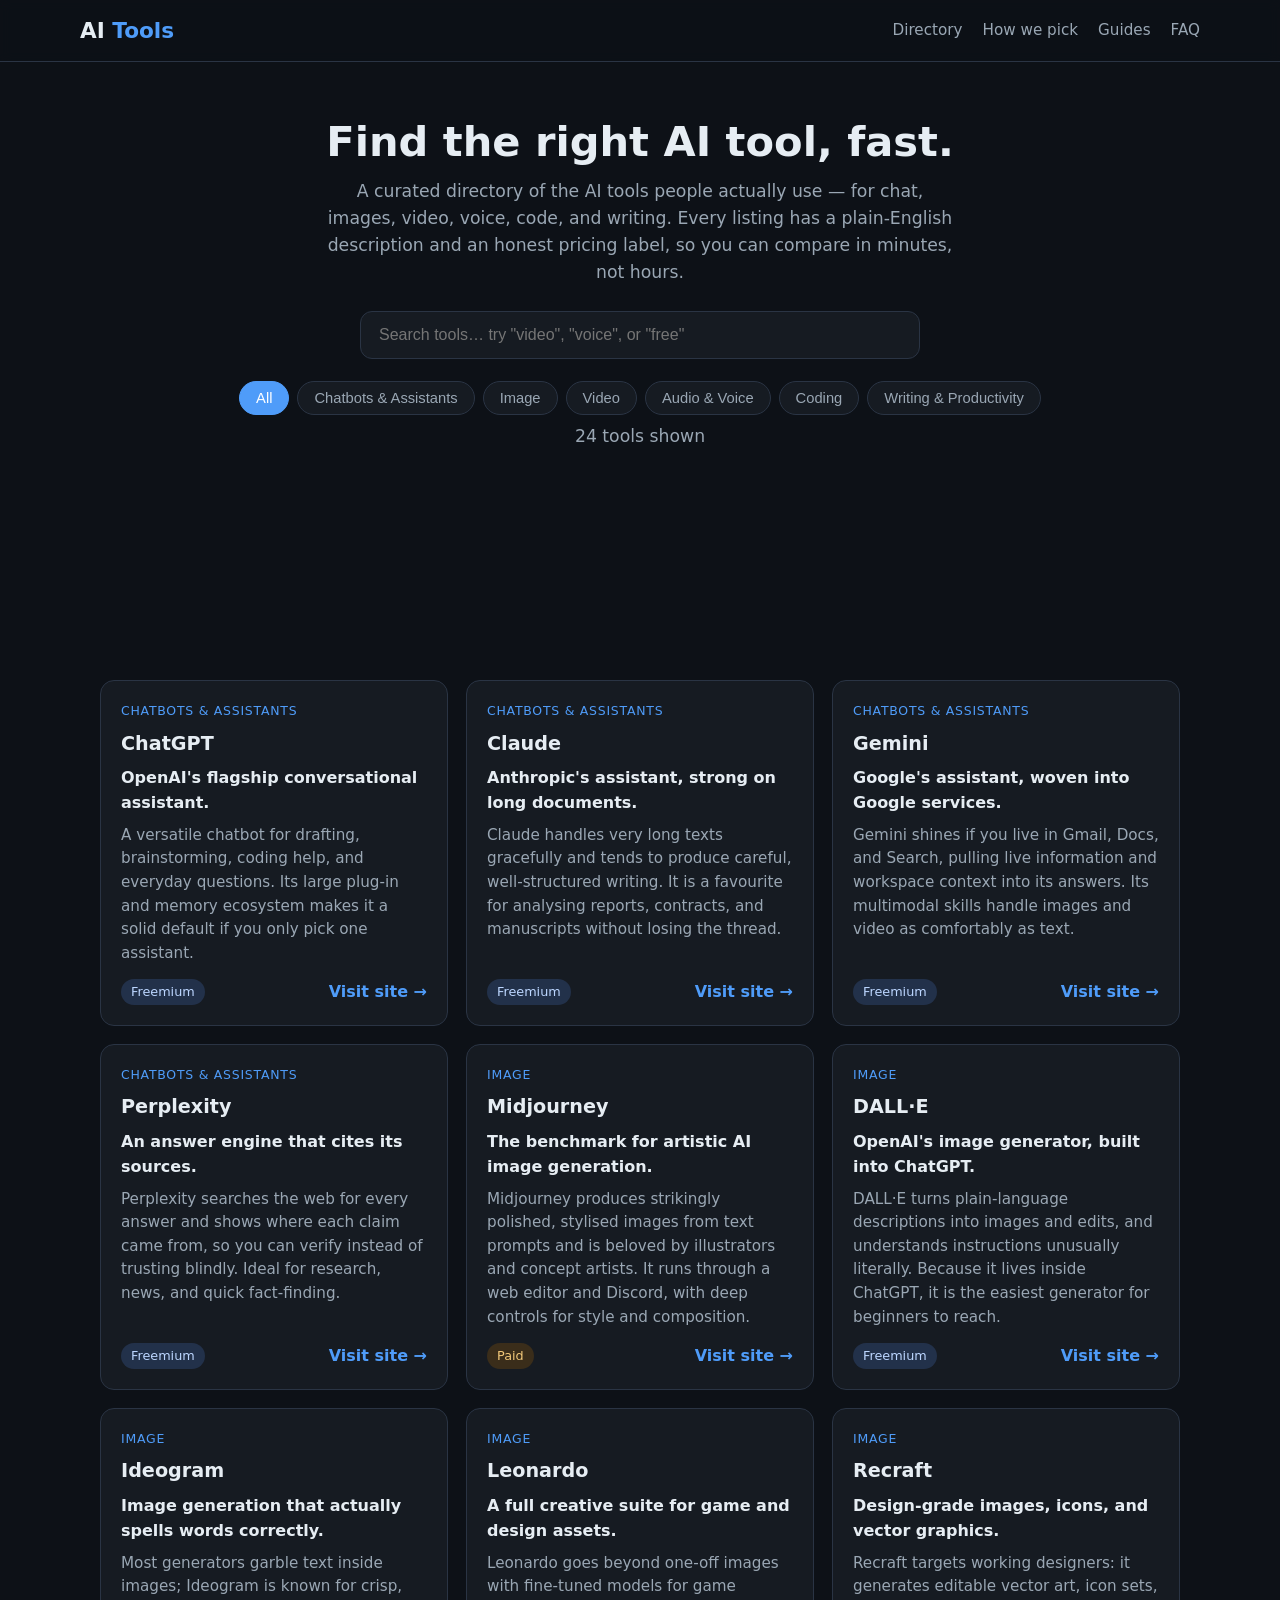
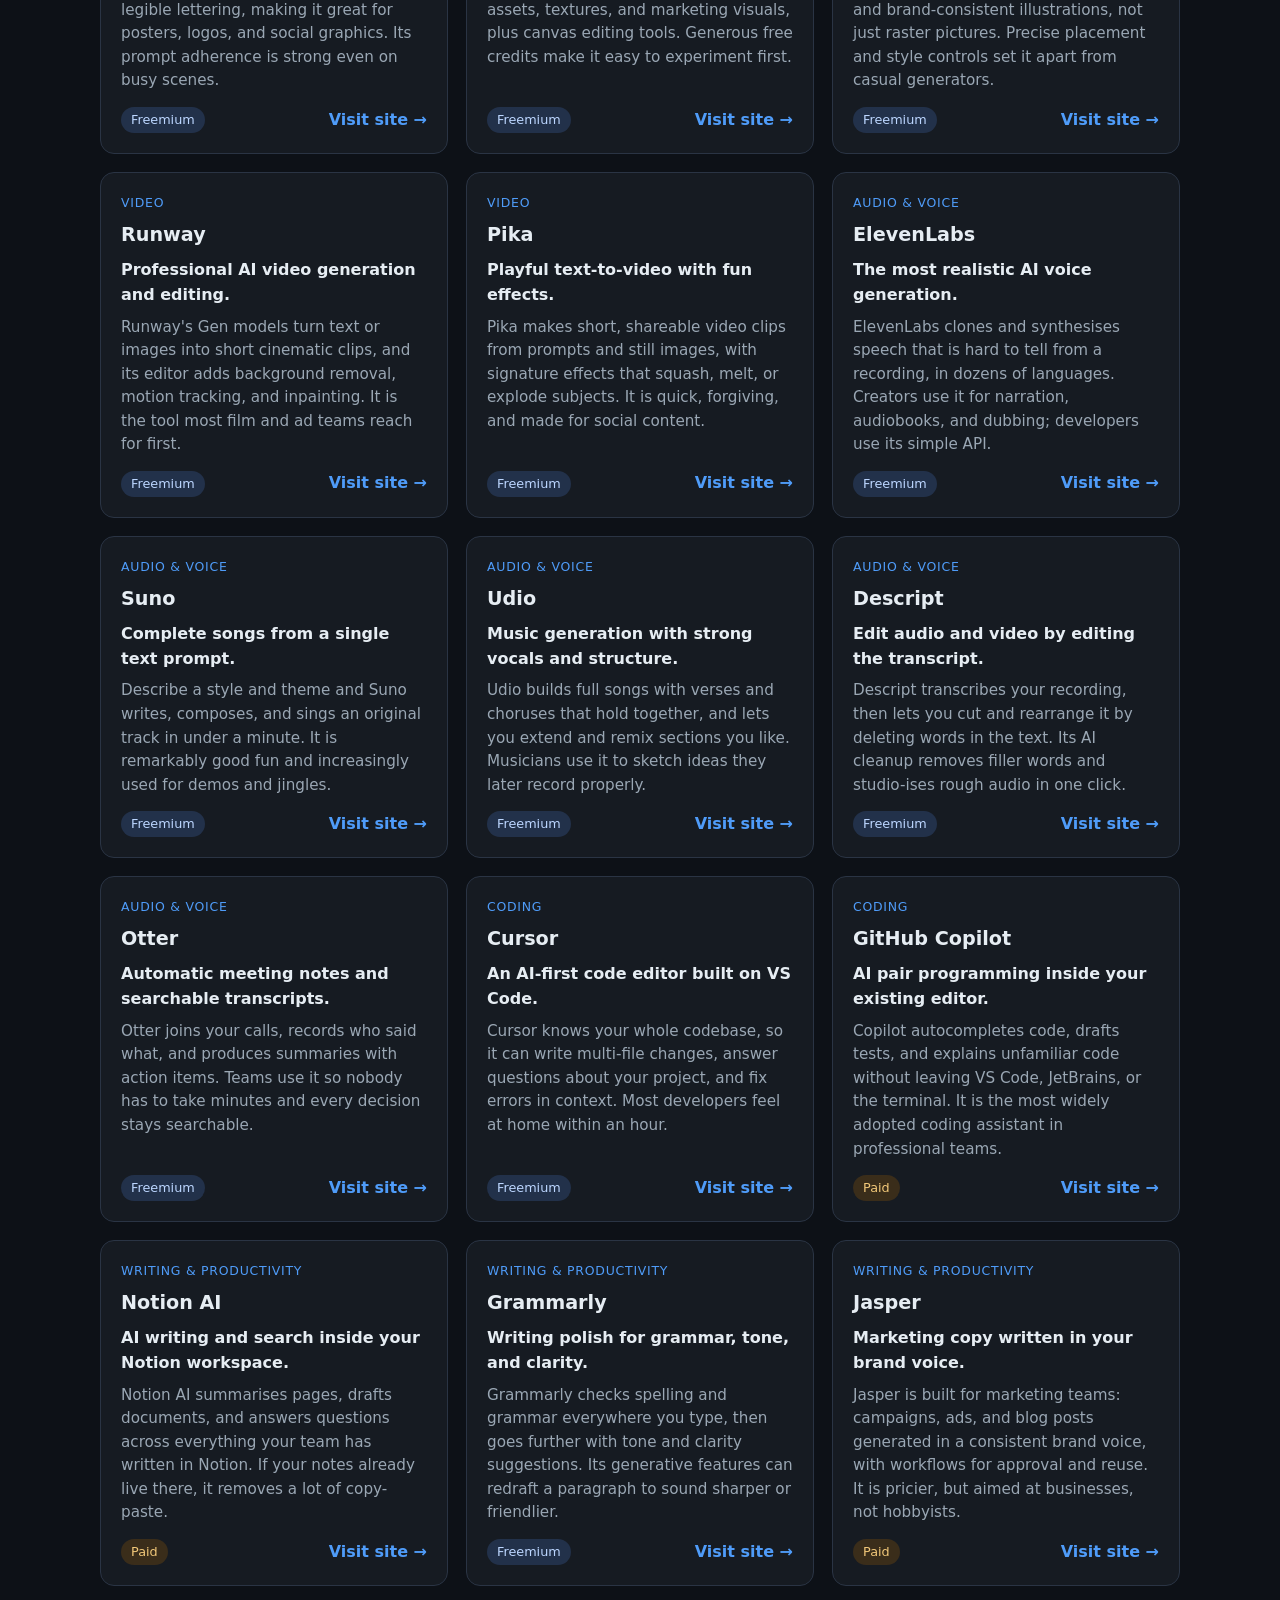
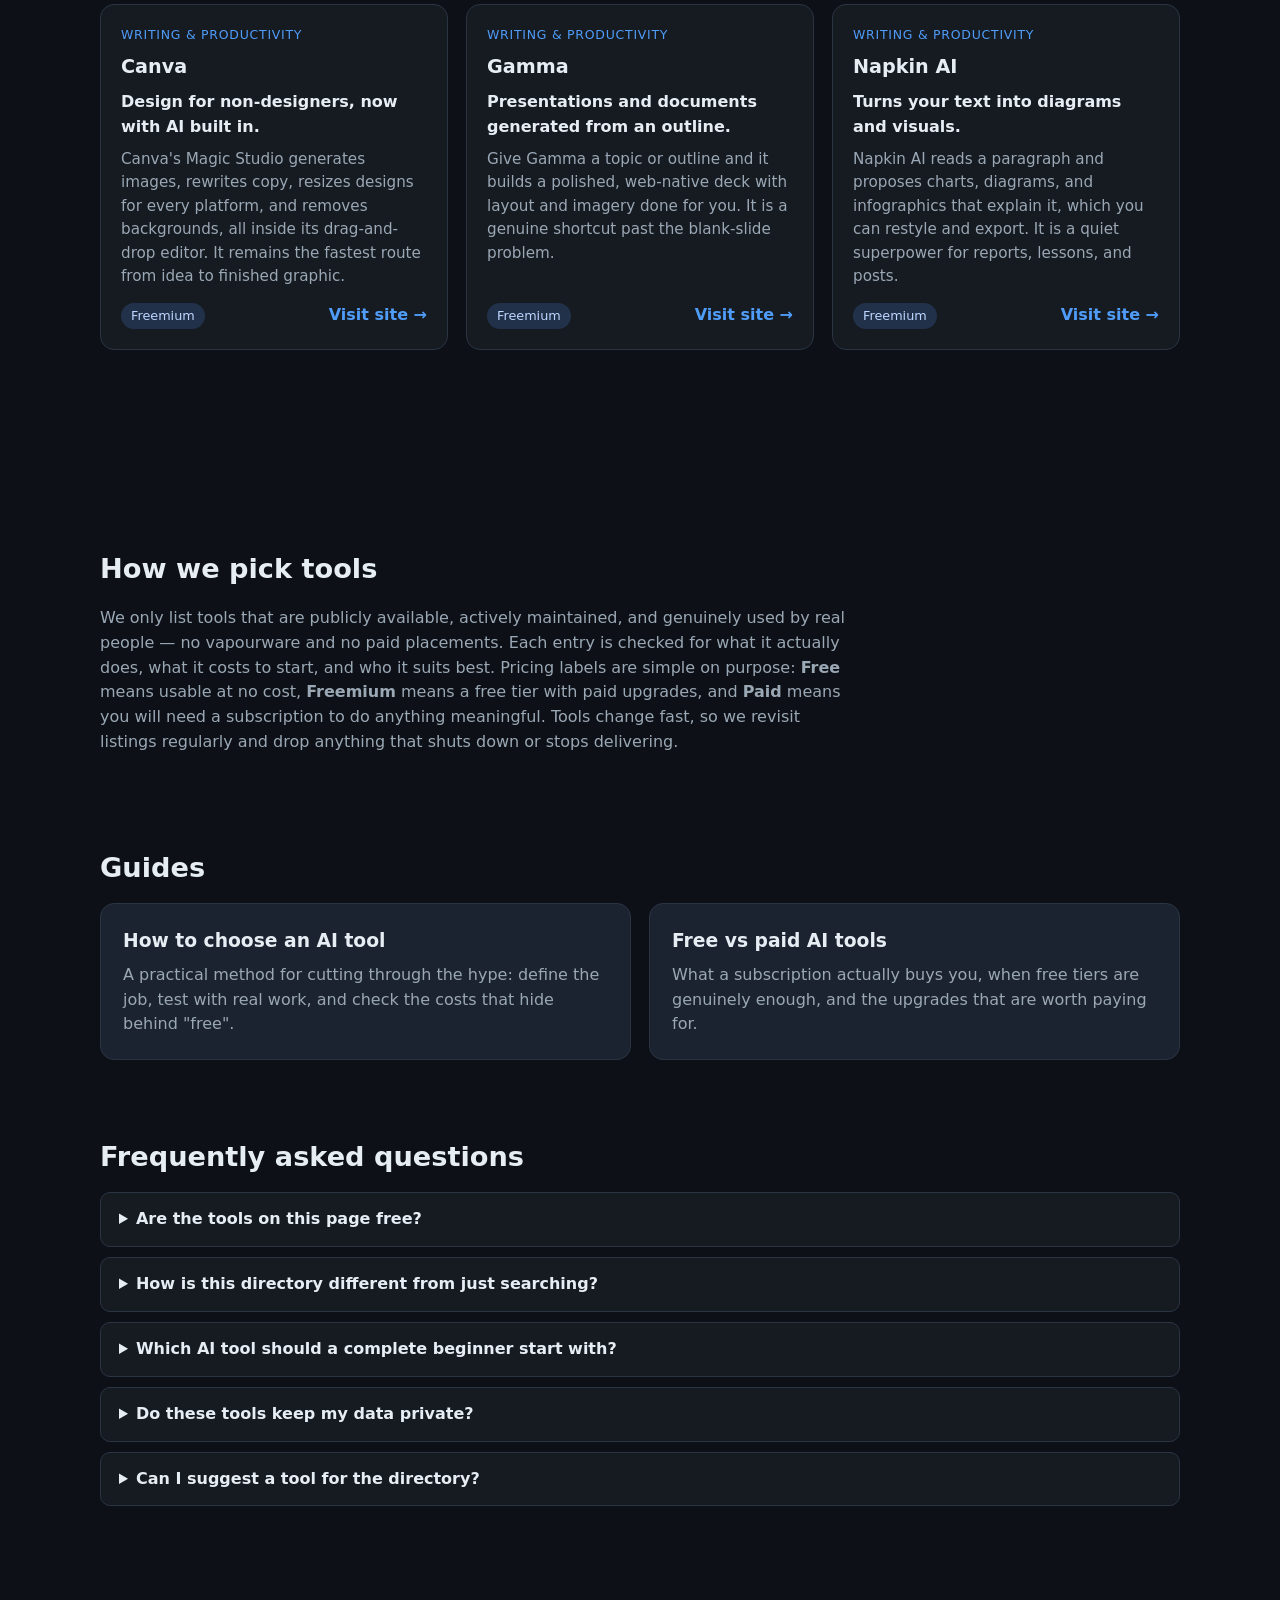
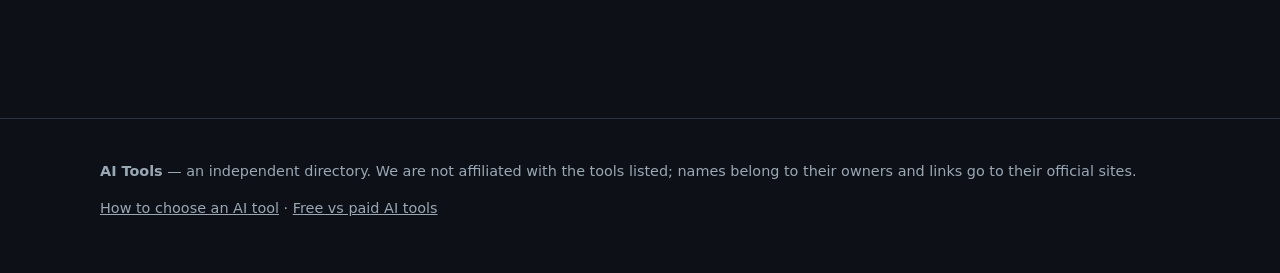
<file: index.html>
<!DOCTYPE html>
<html lang="en">
<head>
<meta charset="UTF-8">
<meta name="viewport" content="width=device-width, initial-scale=1.0">
<title>AI Tools — A Curated Directory of the Best AI Tools</title>
<meta name="description" content="A hand-picked directory of AI tools for chat, images, video, voice, coding, and writing — with honest pricing labels and plain-English descriptions.">
<script async src="https://pagead2.googlesyndication.com/pagead/js/adsbygoogle.js?client=ca-pub-7482130540048009" crossorigin="anonymous"></script>
<link rel="canonical" href="https://aitools-3frz.onrender.com/">
<meta property="og:title" content="AI Tools — A Curated Directory of the Best AI Tools">
<meta property="og:description" content="A hand-picked directory of AI tools for chat, images, video, voice, coding, and writing — with honest pricing labels and plain-English descriptions.">
<meta property="og:type" content="website">
<meta property="og:url" content="https://aitools-3frz.onrender.com/">
<meta name="twitter:card" content="summary">
<link rel="icon" href="data:image/svg+xml,<svg xmlns='http://www.w3.org/2000/svg' viewBox='0 0 100 100'><rect width='100' height='100' rx='20' fill='%234f9cf9'/><text x='50' y='70' font-size='54' text-anchor='middle' fill='white' font-family='Arial' font-weight='bold'>AI</text></svg>">
<link rel="stylesheet" href="styles.css">
<!-- Google tag (gtag.js) -->
<script async src="https://www.googletagmanager.com/gtag/js?id=G-3TJJKKCWFR"></script>
<script>
  window.dataLayer = window.dataLayer || [];
  function gtag(){dataLayer.push(arguments);}
  gtag('js', new Date());
  gtag('config', 'G-3TJJKKCWFR');
</script>
<script type="application/ld+json">
{
 "@context": "https://schema.org",
 "@type": "ItemList",
 "name": "AI Tools Directory",
 "itemListElement": [
  {
   "@type": "ListItem",
   "position": 1,
   "name": "ChatGPT",
   "url": "https://chatgpt.com"
  },
  {
   "@type": "ListItem",
   "position": 2,
   "name": "Claude",
   "url": "https://claude.ai"
  },
  {
   "@type": "ListItem",
   "position": 3,
   "name": "Gemini",
   "url": "https://gemini.google.com"
  },
  {
   "@type": "ListItem",
   "position": 4,
   "name": "Perplexity",
   "url": "https://www.perplexity.ai"
  },
  {
   "@type": "ListItem",
   "position": 5,
   "name": "Midjourney",
   "url": "https://www.midjourney.com"
  },
  {
   "@type": "ListItem",
   "position": 6,
   "name": "DALL·E",
   "url": "https://openai.com/dall-e-3"
  },
  {
   "@type": "ListItem",
   "position": 7,
   "name": "Ideogram",
   "url": "https://ideogram.ai"
  },
  {
   "@type": "ListItem",
   "position": 8,
   "name": "Leonardo",
   "url": "https://leonardo.ai"
  },
  {
   "@type": "ListItem",
   "position": 9,
   "name": "Recraft",
   "url": "https://www.recraft.ai"
  },
  {
   "@type": "ListItem",
   "position": 10,
   "name": "Runway",
   "url": "https://runwayml.com"
  },
  {
   "@type": "ListItem",
   "position": 11,
   "name": "Pika",
   "url": "https://pika.art"
  },
  {
   "@type": "ListItem",
   "position": 12,
   "name": "ElevenLabs",
   "url": "https://elevenlabs.io"
  },
  {
   "@type": "ListItem",
   "position": 13,
   "name": "Suno",
   "url": "https://suno.com"
  },
  {
   "@type": "ListItem",
   "position": 14,
   "name": "Udio",
   "url": "https://www.udio.com"
  },
  {
   "@type": "ListItem",
   "position": 15,
   "name": "Descript",
   "url": "https://www.descript.com"
  },
  {
   "@type": "ListItem",
   "position": 16,
   "name": "Otter",
   "url": "https://otter.ai"
  },
  {
   "@type": "ListItem",
   "position": 17,
   "name": "Cursor",
   "url": "https://www.cursor.com"
  },
  {
   "@type": "ListItem",
   "position": 18,
   "name": "GitHub Copilot",
   "url": "https://github.com/features/copilot"
  },
  {
   "@type": "ListItem",
   "position": 19,
   "name": "Notion AI",
   "url": "https://www.notion.com/product/ai"
  },
  {
   "@type": "ListItem",
   "position": 20,
   "name": "Grammarly",
   "url": "https://www.grammarly.com"
  },
  {
   "@type": "ListItem",
   "position": 21,
   "name": "Jasper",
   "url": "https://www.jasper.ai"
  },
  {
   "@type": "ListItem",
   "position": 22,
   "name": "Canva",
   "url": "https://www.canva.com"
  },
  {
   "@type": "ListItem",
   "position": 23,
   "name": "Gamma",
   "url": "https://gamma.app"
  },
  {
   "@type": "ListItem",
   "position": 24,
   "name": "Napkin AI",
   "url": "https://www.napkin.ai"
  }
 ]
}
</script>
</head>
<body>
<header class="site"><div class="wrap nav">
<a class="logo" href="index.html">AI <span>Tools</span></a>
<nav><a href="#directory">Directory</a><a href="#how">How we pick</a><a href="#guides">Guides</a><a href="#faq">FAQ</a></nav>
</div></header>

<div class="wrap">
<section class="hero">
<h1>Find the right AI tool, fast.</h1>
<p>A curated directory of the AI tools people actually use — for chat, images, video, voice, code, and writing. Every listing has a plain-English description and an honest pricing label, so you can compare in minutes, not hours.</p>
<div class="searchbar"><input id="search" type="search" placeholder="Search tools… try &quot;video&quot;, &quot;voice&quot;, or &quot;free&quot;" aria-label="Search tools"></div>
<div class="filters" id="filters"></div>
<p class="count" id="count"></p>
</section>

<div class="adslot"><ins class="adsbygoogle" style="display:block" data-ad-client="ca-pub-7482130540048009" data-ad-slot="7558901057" data-ad-format="auto" data-full-width-responsive="true"></ins><script>(adsbygoogle = window.adsbygoogle || []).push({});</script></div>

<main id="directory"><div class="grid" id="grid">
<article class="card"><span class="cat">Chatbots & Assistants</span><h3>ChatGPT</h3><p class="one">OpenAI's flagship conversational assistant.</p><p class="desc">A versatile chatbot for drafting, brainstorming, coding help, and everyday questions. Its large plug-in and memory ecosystem makes it a solid default if you only pick one assistant.</p><div class="row"><span class="tag">Freemium</span><a class="visit" href="https://chatgpt.com" target="_blank" rel="noopener">Visit site &rarr;</a></div></article>
<article class="card"><span class="cat">Chatbots & Assistants</span><h3>Claude</h3><p class="one">Anthropic's assistant, strong on long documents.</p><p class="desc">Claude handles very long texts gracefully and tends to produce careful, well-structured writing. It is a favourite for analysing reports, contracts, and manuscripts without losing the thread.</p><div class="row"><span class="tag">Freemium</span><a class="visit" href="https://claude.ai" target="_blank" rel="noopener">Visit site &rarr;</a></div></article>
<article class="card"><span class="cat">Chatbots & Assistants</span><h3>Gemini</h3><p class="one">Google's assistant, woven into Google services.</p><p class="desc">Gemini shines if you live in Gmail, Docs, and Search, pulling live information and workspace context into its answers. Its multimodal skills handle images and video as comfortably as text.</p><div class="row"><span class="tag">Freemium</span><a class="visit" href="https://gemini.google.com" target="_blank" rel="noopener">Visit site &rarr;</a></div></article>
<article class="card"><span class="cat">Chatbots & Assistants</span><h3>Perplexity</h3><p class="one">An answer engine that cites its sources.</p><p class="desc">Perplexity searches the web for every answer and shows where each claim came from, so you can verify instead of trusting blindly. Ideal for research, news, and quick fact-finding.</p><div class="row"><span class="tag">Freemium</span><a class="visit" href="https://www.perplexity.ai" target="_blank" rel="noopener">Visit site &rarr;</a></div></article>
<article class="card"><span class="cat">Image</span><h3>Midjourney</h3><p class="one">The benchmark for artistic AI image generation.</p><p class="desc">Midjourney produces strikingly polished, stylised images from text prompts and is beloved by illustrators and concept artists. It runs through a web editor and Discord, with deep controls for style and composition.</p><div class="row"><span class="tag paid">Paid</span><a class="visit" href="https://www.midjourney.com" target="_blank" rel="noopener">Visit site &rarr;</a></div></article>
<article class="card"><span class="cat">Image</span><h3>DALL·E</h3><p class="one">OpenAI's image generator, built into ChatGPT.</p><p class="desc">DALL·E turns plain-language descriptions into images and edits, and understands instructions unusually literally. Because it lives inside ChatGPT, it is the easiest generator for beginners to reach.</p><div class="row"><span class="tag">Freemium</span><a class="visit" href="https://openai.com/dall-e-3" target="_blank" rel="noopener">Visit site &rarr;</a></div></article>
<article class="card"><span class="cat">Image</span><h3>Ideogram</h3><p class="one">Image generation that actually spells words correctly.</p><p class="desc">Most generators garble text inside images; Ideogram is known for crisp, legible lettering, making it great for posters, logos, and social graphics. Its prompt adherence is strong even on busy scenes.</p><div class="row"><span class="tag">Freemium</span><a class="visit" href="https://ideogram.ai" target="_blank" rel="noopener">Visit site &rarr;</a></div></article>
<article class="card"><span class="cat">Image</span><h3>Leonardo</h3><p class="one">A full creative suite for game and design assets.</p><p class="desc">Leonardo goes beyond one-off images with fine-tuned models for game assets, textures, and marketing visuals, plus canvas editing tools. Generous free credits make it easy to experiment first.</p><div class="row"><span class="tag">Freemium</span><a class="visit" href="https://leonardo.ai" target="_blank" rel="noopener">Visit site &rarr;</a></div></article>
<article class="card"><span class="cat">Image</span><h3>Recraft</h3><p class="one">Design-grade images, icons, and vector graphics.</p><p class="desc">Recraft targets working designers: it generates editable vector art, icon sets, and brand-consistent illustrations, not just raster pictures. Precise placement and style controls set it apart from casual generators.</p><div class="row"><span class="tag">Freemium</span><a class="visit" href="https://www.recraft.ai" target="_blank" rel="noopener">Visit site &rarr;</a></div></article>
<article class="card"><span class="cat">Video</span><h3>Runway</h3><p class="one">Professional AI video generation and editing.</p><p class="desc">Runway's Gen models turn text or images into short cinematic clips, and its editor adds background removal, motion tracking, and inpainting. It is the tool most film and ad teams reach for first.</p><div class="row"><span class="tag">Freemium</span><a class="visit" href="https://runwayml.com" target="_blank" rel="noopener">Visit site &rarr;</a></div></article>
<article class="card"><span class="cat">Video</span><h3>Pika</h3><p class="one">Playful text-to-video with fun effects.</p><p class="desc">Pika makes short, shareable video clips from prompts and still images, with signature effects that squash, melt, or explode subjects. It is quick, forgiving, and made for social content.</p><div class="row"><span class="tag">Freemium</span><a class="visit" href="https://pika.art" target="_blank" rel="noopener">Visit site &rarr;</a></div></article>
<article class="card"><span class="cat">Audio & Voice</span><h3>ElevenLabs</h3><p class="one">The most realistic AI voice generation.</p><p class="desc">ElevenLabs clones and synthesises speech that is hard to tell from a recording, in dozens of languages. Creators use it for narration, audiobooks, and dubbing; developers use its simple API.</p><div class="row"><span class="tag">Freemium</span><a class="visit" href="https://elevenlabs.io" target="_blank" rel="noopener">Visit site &rarr;</a></div></article>
<article class="card"><span class="cat">Audio & Voice</span><h3>Suno</h3><p class="one">Complete songs from a single text prompt.</p><p class="desc">Describe a style and theme and Suno writes, composes, and sings an original track in under a minute. It is remarkably good fun and increasingly used for demos and jingles.</p><div class="row"><span class="tag">Freemium</span><a class="visit" href="https://suno.com" target="_blank" rel="noopener">Visit site &rarr;</a></div></article>
<article class="card"><span class="cat">Audio & Voice</span><h3>Udio</h3><p class="one">Music generation with strong vocals and structure.</p><p class="desc">Udio builds full songs with verses and choruses that hold together, and lets you extend and remix sections you like. Musicians use it to sketch ideas they later record properly.</p><div class="row"><span class="tag">Freemium</span><a class="visit" href="https://www.udio.com" target="_blank" rel="noopener">Visit site &rarr;</a></div></article>
<article class="card"><span class="cat">Audio & Voice</span><h3>Descript</h3><p class="one">Edit audio and video by editing the transcript.</p><p class="desc">Descript transcribes your recording, then lets you cut and rearrange it by deleting words in the text. Its AI cleanup removes filler words and studio-ises rough audio in one click.</p><div class="row"><span class="tag">Freemium</span><a class="visit" href="https://www.descript.com" target="_blank" rel="noopener">Visit site &rarr;</a></div></article>
<article class="card"><span class="cat">Audio & Voice</span><h3>Otter</h3><p class="one">Automatic meeting notes and searchable transcripts.</p><p class="desc">Otter joins your calls, records who said what, and produces summaries with action items. Teams use it so nobody has to take minutes and every decision stays searchable.</p><div class="row"><span class="tag">Freemium</span><a class="visit" href="https://otter.ai" target="_blank" rel="noopener">Visit site &rarr;</a></div></article>
<article class="card"><span class="cat">Coding</span><h3>Cursor</h3><p class="one">An AI-first code editor built on VS Code.</p><p class="desc">Cursor knows your whole codebase, so it can write multi-file changes, answer questions about your project, and fix errors in context. Most developers feel at home within an hour.</p><div class="row"><span class="tag">Freemium</span><a class="visit" href="https://www.cursor.com" target="_blank" rel="noopener">Visit site &rarr;</a></div></article>
<article class="card"><span class="cat">Coding</span><h3>GitHub Copilot</h3><p class="one">AI pair programming inside your existing editor.</p><p class="desc">Copilot autocompletes code, drafts tests, and explains unfamiliar code without leaving VS Code, JetBrains, or the terminal. It is the most widely adopted coding assistant in professional teams.</p><div class="row"><span class="tag paid">Paid</span><a class="visit" href="https://github.com/features/copilot" target="_blank" rel="noopener">Visit site &rarr;</a></div></article>
<article class="card"><span class="cat">Writing & Productivity</span><h3>Notion AI</h3><p class="one">AI writing and search inside your Notion workspace.</p><p class="desc">Notion AI summarises pages, drafts documents, and answers questions across everything your team has written in Notion. If your notes already live there, it removes a lot of copy-paste.</p><div class="row"><span class="tag paid">Paid</span><a class="visit" href="https://www.notion.com/product/ai" target="_blank" rel="noopener">Visit site &rarr;</a></div></article>
<article class="card"><span class="cat">Writing & Productivity</span><h3>Grammarly</h3><p class="one">Writing polish for grammar, tone, and clarity.</p><p class="desc">Grammarly checks spelling and grammar everywhere you type, then goes further with tone and clarity suggestions. Its generative features can redraft a paragraph to sound sharper or friendlier.</p><div class="row"><span class="tag">Freemium</span><a class="visit" href="https://www.grammarly.com" target="_blank" rel="noopener">Visit site &rarr;</a></div></article>
<article class="card"><span class="cat">Writing & Productivity</span><h3>Jasper</h3><p class="one">Marketing copy written in your brand voice.</p><p class="desc">Jasper is built for marketing teams: campaigns, ads, and blog posts generated in a consistent brand voice, with workflows for approval and reuse. It is pricier, but aimed at businesses, not hobbyists.</p><div class="row"><span class="tag paid">Paid</span><a class="visit" href="https://www.jasper.ai" target="_blank" rel="noopener">Visit site &rarr;</a></div></article>
<article class="card"><span class="cat">Writing & Productivity</span><h3>Canva</h3><p class="one">Design for non-designers, now with AI built in.</p><p class="desc">Canva's Magic Studio generates images, rewrites copy, resizes designs for every platform, and removes backgrounds, all inside its drag-and-drop editor. It remains the fastest route from idea to finished graphic.</p><div class="row"><span class="tag">Freemium</span><a class="visit" href="https://www.canva.com" target="_blank" rel="noopener">Visit site &rarr;</a></div></article>
<article class="card"><span class="cat">Writing & Productivity</span><h3>Gamma</h3><p class="one">Presentations and documents generated from an outline.</p><p class="desc">Give Gamma a topic or outline and it builds a polished, web-native deck with layout and imagery done for you. It is a genuine shortcut past the blank-slide problem.</p><div class="row"><span class="tag">Freemium</span><a class="visit" href="https://gamma.app" target="_blank" rel="noopener">Visit site &rarr;</a></div></article>
<article class="card"><span class="cat">Writing & Productivity</span><h3>Napkin AI</h3><p class="one">Turns your text into diagrams and visuals.</p><p class="desc">Napkin AI reads a paragraph and proposes charts, diagrams, and infographics that explain it, which you can restyle and export. It is a quiet superpower for reports, lessons, and posts.</p><div class="row"><span class="tag">Freemium</span><a class="visit" href="https://www.napkin.ai" target="_blank" rel="noopener">Visit site &rarr;</a></div></article>
</div></main>

<div class="adslot"><ins class="adsbygoogle" style="display:block" data-ad-client="ca-pub-7482130540048009" data-ad-slot="6245819382" data-ad-format="auto" data-full-width-responsive="true"></ins><script>(adsbygoogle = window.adsbygoogle || []).push({});</script></div>

<section class="block" id="how">
<h2>How we pick tools</h2>
<p>We only list tools that are publicly available, actively maintained, and genuinely used by real people — no vapourware and no paid placements. Each entry is checked for what it actually does, what it costs to start, and who it suits best. Pricing labels are simple on purpose: <strong>Free</strong> means usable at no cost, <strong>Freemium</strong> means a free tier with paid upgrades, and <strong>Paid</strong> means you will need a subscription to do anything meaningful. Tools change fast, so we revisit listings regularly and drop anything that shuts down or stops delivering.</p>
</section>

<section class="block" id="guides">
<h2>Guides</h2>
<div class="guides">
<a class="guide-card" href="guide-choosing.html"><h3>How to choose an AI tool</h3><p>A practical method for cutting through the hype: define the job, test with real work, and check the costs that hide behind &quot;free&quot;.</p></a>
<a class="guide-card" href="guide-free-vs-paid.html"><h3>Free vs paid AI tools</h3><p>What a subscription actually buys you, when free tiers are genuinely enough, and the upgrades that are worth paying for.</p></a>
</div>
</section>

<section class="block faq" id="faq">
<h2>Frequently asked questions</h2>
<details><summary>Are the tools on this page free?</summary><p>Some are, some are not — that is exactly why every card carries a pricing label. Freemium tools let you start free and charge for heavier use or better models; Paid tools need a subscription. Check the label before you sign up, and read our free vs paid guide for the full picture.</p></details>
<details><summary>How is this directory different from just searching?</summary><p>Search results are full of listicles written for clicks, affiliate rankings, and tools that no longer exist. This directory is deliberately small: every tool here is live, well-known enough to have a track record, and described in our own words rather than copied marketing copy.</p></details>
<details><summary>Which AI tool should a complete beginner start with?</summary><p>Start with one general assistant — ChatGPT, Claude, or Gemini — and use it daily for a week on real tasks: emails, summaries, plans, questions. That teaches you more about what AI can and cannot do than any review, and it makes every specialised tool easier to judge afterwards.</p></details>
<details><summary>Do these tools keep my data private?</summary><p>It varies, and it matters. Consumer chatbots may use your conversations to improve their models unless you opt out or pay for a business tier. Never paste passwords, financial records, or confidential work documents into a free tool without checking its data policy first.</p></details>
<details><summary>Can I suggest a tool for the directory?</summary><p>The directory is curated rather than exhaustive, and we add tools when they have proven themselves with real users over time. If a tool you love is missing, it usually means we are still watching it — not that we have overlooked it.</p></details>
</section>

<div class="adslot"><ins class="adsbygoogle" style="display:block" data-ad-client="ca-pub-7482130540048009" data-ad-slot="2937129764" data-ad-format="auto" data-full-width-responsive="true"></ins><script>(adsbygoogle = window.adsbygoogle || []).push({});</script></div>
</div>

<footer class="site"><div class="wrap">
<p><strong>AI Tools</strong> — an independent directory. We are not affiliated with the tools listed; names belong to their owners and links go to their official sites.</p>
<p><a href="guide-choosing.html">How to choose an AI tool</a> · <a href="guide-free-vs-paid.html">Free vs paid AI tools</a></p>
</div></footer>
<script src="app.js"></script>
</body>
</html>
</file>
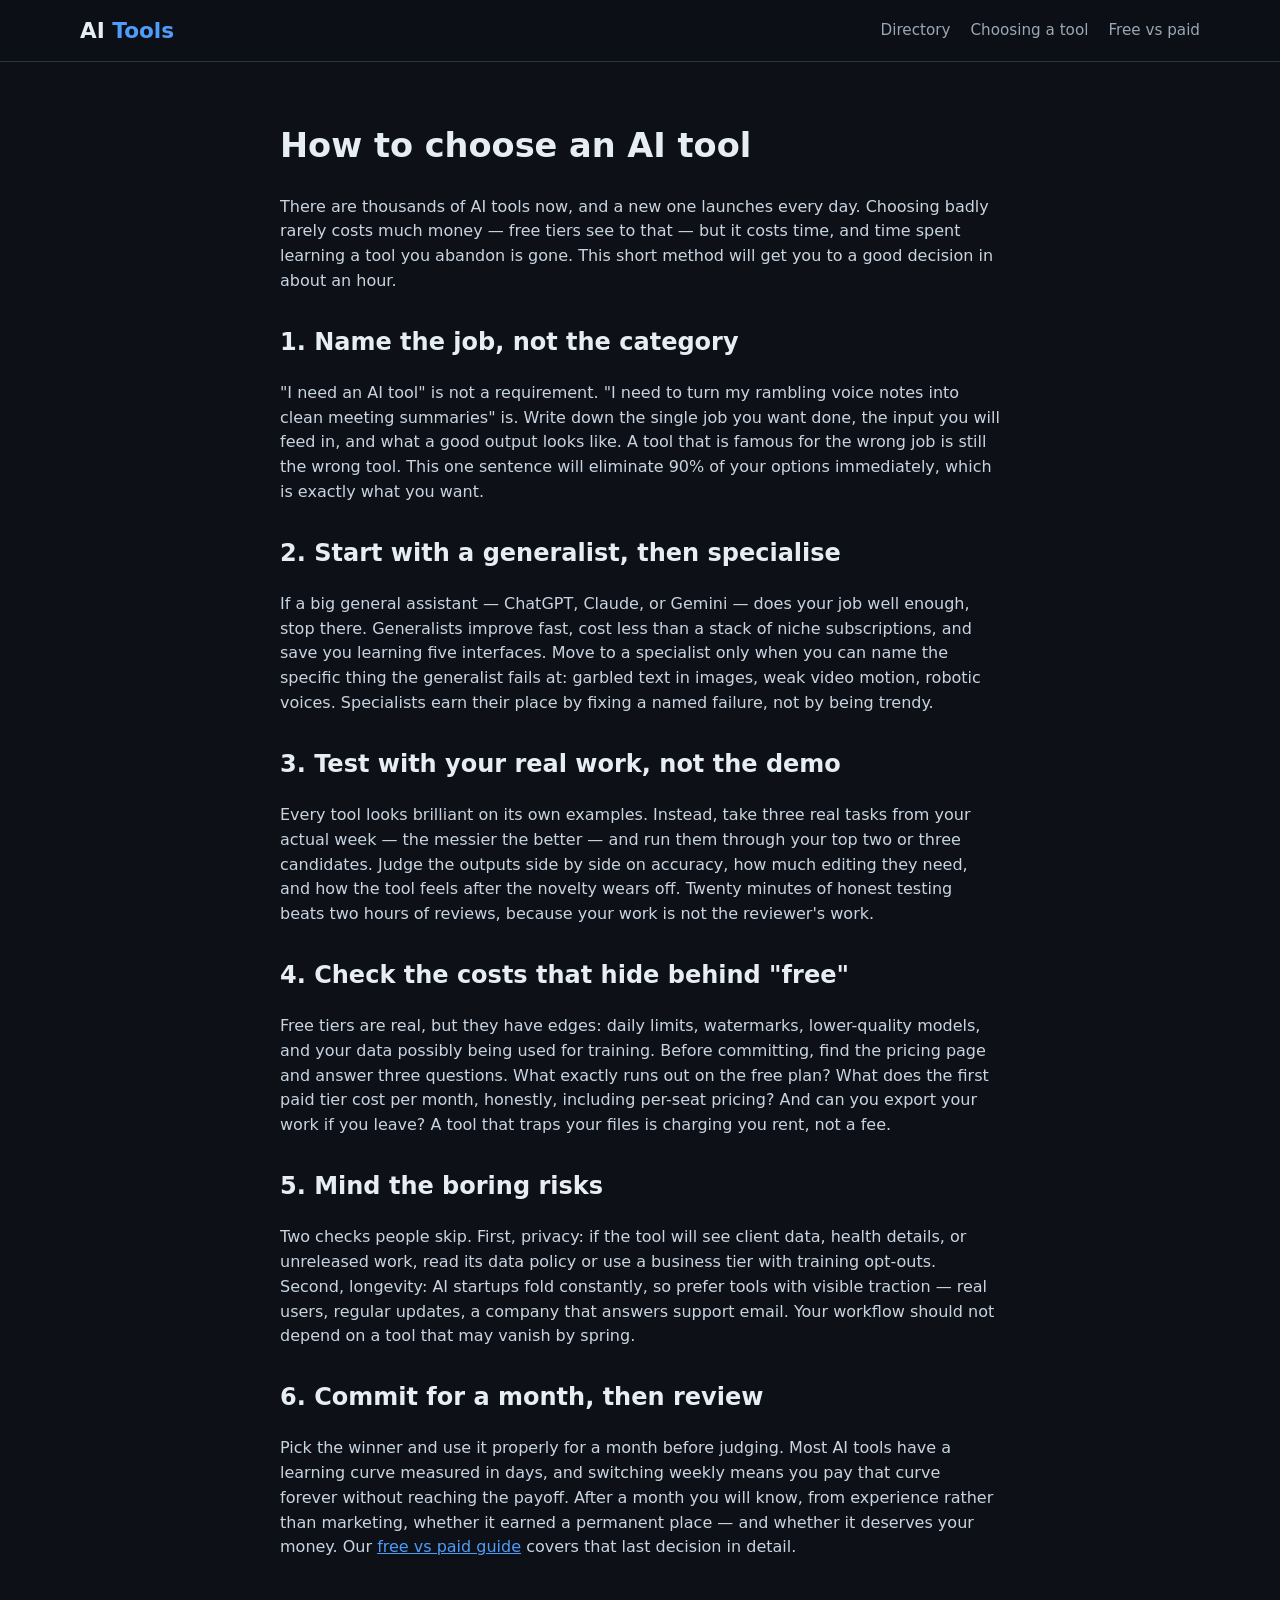
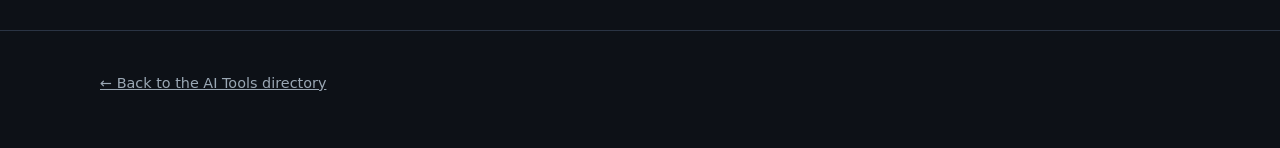
<file: guide-choosing.html>
<!DOCTYPE html>
<html lang="en">
<head>
<meta charset="UTF-8">
<meta name="viewport" content="width=device-width, initial-scale=1.0">
<title>How to Choose an AI Tool — AI Tools</title>
<meta name="description" content="A practical method for choosing an AI tool: define the job, test with real work, check hidden costs, and avoid subscription sprawl.">
<script async src="https://pagead2.googlesyndication.com/pagead/js/adsbygoogle.js?client=ca-pub-7482130540048009" crossorigin="anonymous"></script>
<link rel="canonical" href="https://aitools-3frz.onrender.com/guide-choosing.html">
<meta property="og:title" content="How to Choose an AI Tool — AI Tools">
<meta property="og:description" content="A practical method for choosing an AI tool: define the job, test with real work, check hidden costs, and avoid subscription sprawl.">
<meta property="og:type" content="article">
<meta property="og:url" content="https://aitools-3frz.onrender.com/guide-choosing.html">
<meta name="twitter:card" content="summary">
<link rel="icon" href="data:image/svg+xml,<svg xmlns='http://www.w3.org/2000/svg' viewBox='0 0 100 100'><rect width='100' height='100' rx='20' fill='%234f9cf9'/><text x='50' y='70' font-size='54' text-anchor='middle' fill='white' font-family='Arial' font-weight='bold'>AI</text></svg>">
<link rel="stylesheet" href="styles.css">
<!-- Google tag (gtag.js) -->
<script async src="https://www.googletagmanager.com/gtag/js?id=G-3TJJKKCWFR"></script>
<script>
  window.dataLayer = window.dataLayer || [];
  function gtag(){dataLayer.push(arguments);}
  gtag('js', new Date());
  gtag('config', 'G-3TJJKKCWFR');
</script>
</head>
<body>
<header class="site"><div class="wrap nav">
<a class="logo" href="index.html">AI <span>Tools</span></a>
<nav><a href="index.html#directory">Directory</a><a href="guide-choosing.html">Choosing a tool</a><a href="guide-free-vs-paid.html">Free vs paid</a></nav>
</div></header>

<article class="post">
<h1>How to choose an AI tool</h1>
<p>There are thousands of AI tools now, and a new one launches every day. Choosing badly rarely costs much money — free tiers see to that — but it costs time, and time spent learning a tool you abandon is gone. This short method will get you to a good decision in about an hour.</p>

<h2>1. Name the job, not the category</h2>
<p>&quot;I need an AI tool&quot; is not a requirement. &quot;I need to turn my rambling voice notes into clean meeting summaries&quot; is. Write down the single job you want done, the input you will feed in, and what a good output looks like. A tool that is famous for the wrong job is still the wrong tool. This one sentence will eliminate 90% of your options immediately, which is exactly what you want.</p>

<h2>2. Start with a generalist, then specialise</h2>
<p>If a big general assistant — ChatGPT, Claude, or Gemini — does your job well enough, stop there. Generalists improve fast, cost less than a stack of niche subscriptions, and save you learning five interfaces. Move to a specialist only when you can name the specific thing the generalist fails at: garbled text in images, weak video motion, robotic voices. Specialists earn their place by fixing a named failure, not by being trendy.</p>

<h2>3. Test with your real work, not the demo</h2>
<p>Every tool looks brilliant on its own examples. Instead, take three real tasks from your actual week — the messier the better — and run them through your top two or three candidates. Judge the outputs side by side on accuracy, how much editing they need, and how the tool feels after the novelty wears off. Twenty minutes of honest testing beats two hours of reviews, because your work is not the reviewer's work.</p>

<h2>4. Check the costs that hide behind &quot;free&quot;</h2>
<p>Free tiers are real, but they have edges: daily limits, watermarks, lower-quality models, and your data possibly being used for training. Before committing, find the pricing page and answer three questions. What exactly runs out on the free plan? What does the first paid tier cost per month, honestly, including per-seat pricing? And can you export your work if you leave? A tool that traps your files is charging you rent, not a fee.</p>

<h2>5. Mind the boring risks</h2>
<p>Two checks people skip. First, privacy: if the tool will see client data, health details, or unreleased work, read its data policy or use a business tier with training opt-outs. Second, longevity: AI startups fold constantly, so prefer tools with visible traction — real users, regular updates, a company that answers support email. Your workflow should not depend on a tool that may vanish by spring.</p>

<h2>6. Commit for a month, then review</h2>
<p>Pick the winner and use it properly for a month before judging. Most AI tools have a learning curve measured in days, and switching weekly means you pay that curve forever without reaching the payoff. After a month you will know, from experience rather than marketing, whether it earned a permanent place — and whether it deserves your money. Our <a href="guide-free-vs-paid.html">free vs paid guide</a> covers that last decision in detail.</p>
</article>

<footer class="site"><div class="wrap">
<p><a href="index.html">&larr; Back to the AI Tools directory</a></p>
</div></footer>
</body>
</html>
</file>
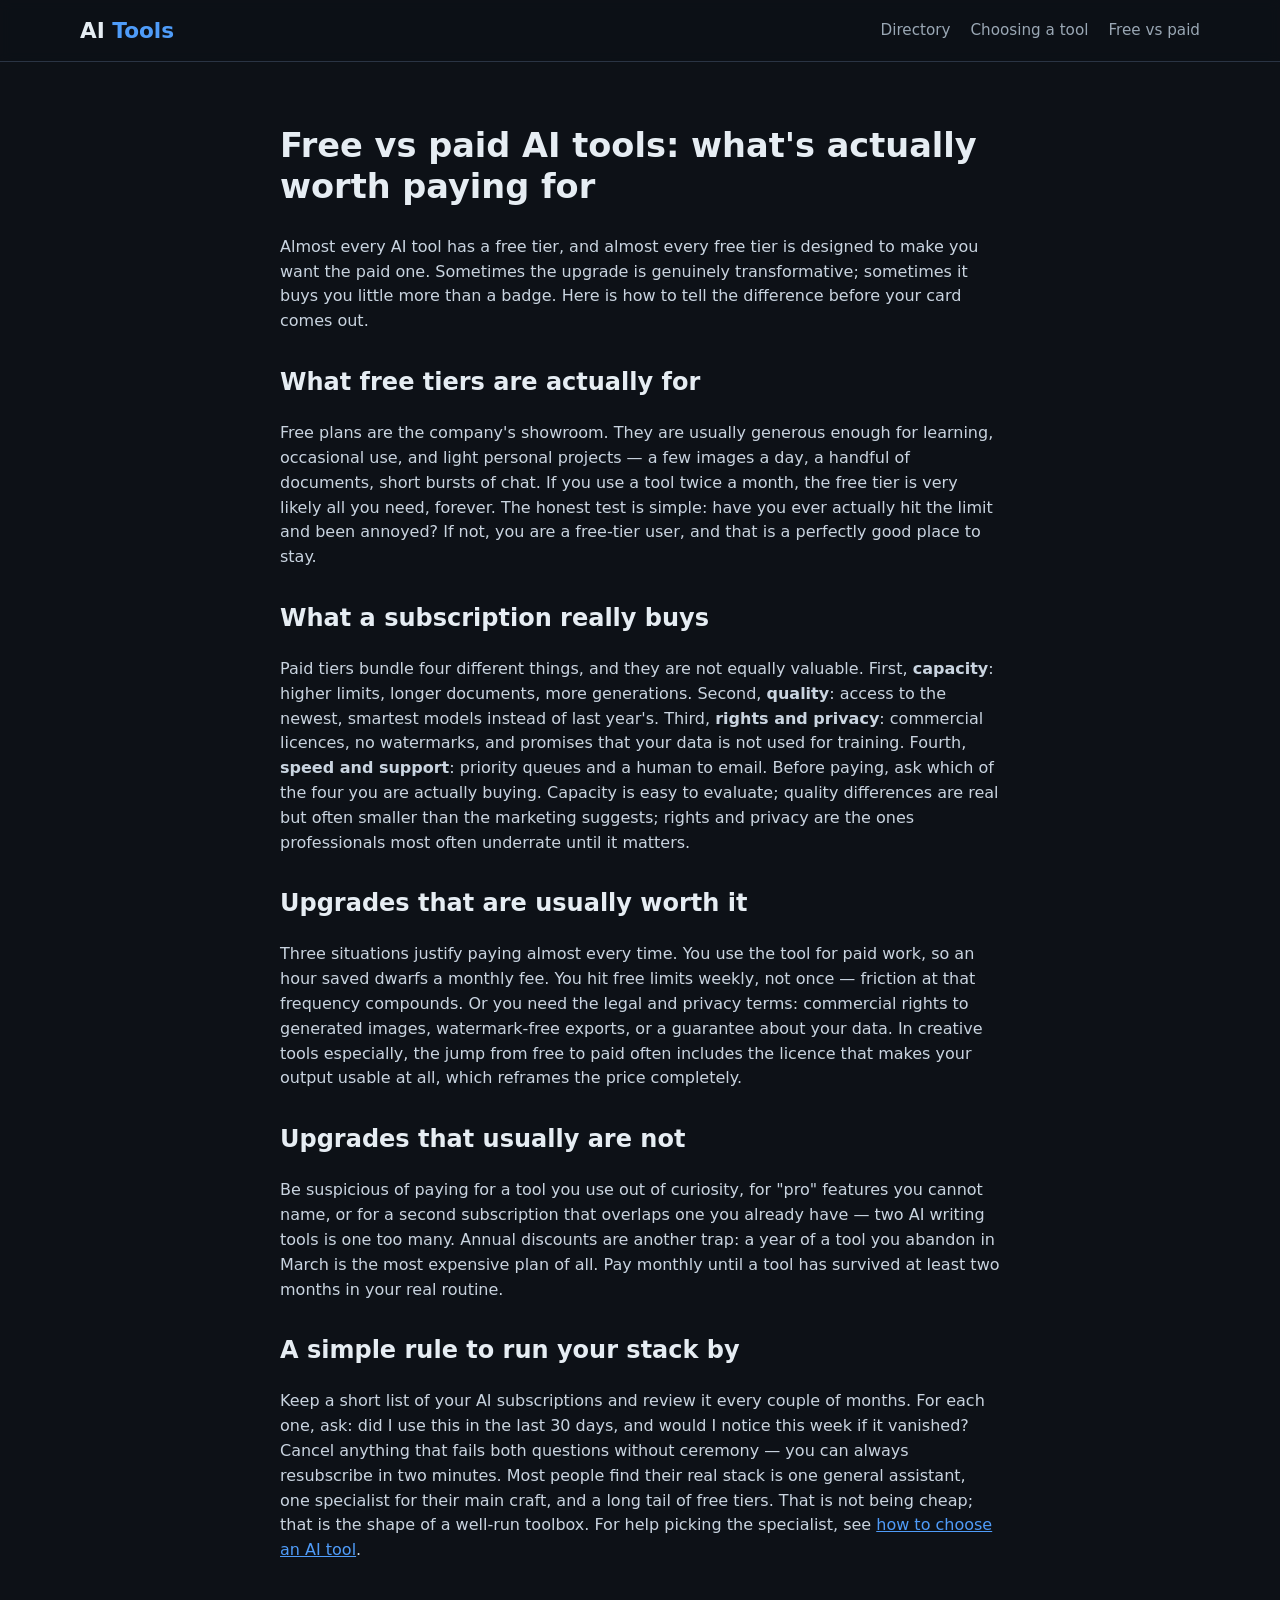
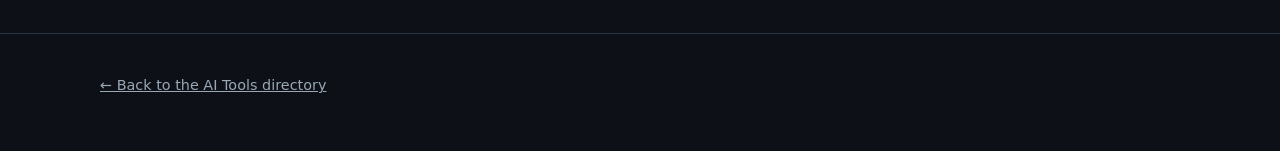
<file: guide-free-vs-paid.html>
<!DOCTYPE html>
<html lang="en">
<head>
<meta charset="UTF-8">
<meta name="viewport" content="width=device-width, initial-scale=1.0">
<title>Free vs Paid AI Tools: What's Actually Worth Paying For — AI Tools</title>
<meta name="description" content="When free AI tiers are genuinely enough, what a subscription actually buys, and which upgrades are worth paying for.">
<script async src="https://pagead2.googlesyndication.com/pagead/js/adsbygoogle.js?client=ca-pub-7482130540048009" crossorigin="anonymous"></script>
<link rel="canonical" href="https://aitools-3frz.onrender.com/guide-free-vs-paid.html">
<meta property="og:title" content="Free vs Paid AI Tools — AI Tools">
<meta property="og:description" content="When free AI tiers are genuinely enough, what a subscription actually buys, and which upgrades are worth paying for.">
<meta property="og:type" content="article">
<meta property="og:url" content="https://aitools-3frz.onrender.com/guide-free-vs-paid.html">
<meta name="twitter:card" content="summary">
<link rel="icon" href="data:image/svg+xml,<svg xmlns='http://www.w3.org/2000/svg' viewBox='0 0 100 100'><rect width='100' height='100' rx='20' fill='%234f9cf9'/><text x='50' y='70' font-size='54' text-anchor='middle' fill='white' font-family='Arial' font-weight='bold'>AI</text></svg>">
<link rel="stylesheet" href="styles.css">
<!-- Google tag (gtag.js) -->
<script async src="https://www.googletagmanager.com/gtag/js?id=G-3TJJKKCWFR"></script>
<script>
  window.dataLayer = window.dataLayer || [];
  function gtag(){dataLayer.push(arguments);}
  gtag('js', new Date());
  gtag('config', 'G-3TJJKKCWFR');
</script>
</head>
<body>
<header class="site"><div class="wrap nav">
<a class="logo" href="index.html">AI <span>Tools</span></a>
<nav><a href="index.html#directory">Directory</a><a href="guide-choosing.html">Choosing a tool</a><a href="guide-free-vs-paid.html">Free vs paid</a></nav>
</div></header>

<article class="post">
<h1>Free vs paid AI tools: what's actually worth paying for</h1>
<p>Almost every AI tool has a free tier, and almost every free tier is designed to make you want the paid one. Sometimes the upgrade is genuinely transformative; sometimes it buys you little more than a badge. Here is how to tell the difference before your card comes out.</p>

<h2>What free tiers are actually for</h2>
<p>Free plans are the company's showroom. They are usually generous enough for learning, occasional use, and light personal projects — a few images a day, a handful of documents, short bursts of chat. If you use a tool twice a month, the free tier is very likely all you need, forever. The honest test is simple: have you ever actually hit the limit and been annoyed? If not, you are a free-tier user, and that is a perfectly good place to stay.</p>

<h2>What a subscription really buys</h2>
<p>Paid tiers bundle four different things, and they are not equally valuable. First, <strong>capacity</strong>: higher limits, longer documents, more generations. Second, <strong>quality</strong>: access to the newest, smartest models instead of last year's. Third, <strong>rights and privacy</strong>: commercial licences, no watermarks, and promises that your data is not used for training. Fourth, <strong>speed and support</strong>: priority queues and a human to email. Before paying, ask which of the four you are actually buying. Capacity is easy to evaluate; quality differences are real but often smaller than the marketing suggests; rights and privacy are the ones professionals most often underrate until it matters.</p>

<h2>Upgrades that are usually worth it</h2>
<p>Three situations justify paying almost every time. You use the tool for paid work, so an hour saved dwarfs a monthly fee. You hit free limits weekly, not once — friction at that frequency compounds. Or you need the legal and privacy terms: commercial rights to generated images, watermark-free exports, or a guarantee about your data. In creative tools especially, the jump from free to paid often includes the licence that makes your output usable at all, which reframes the price completely.</p>

<h2>Upgrades that usually are not</h2>
<p>Be suspicious of paying for a tool you use out of curiosity, for &quot;pro&quot; features you cannot name, or for a second subscription that overlaps one you already have — two AI writing tools is one too many. Annual discounts are another trap: a year of a tool you abandon in March is the most expensive plan of all. Pay monthly until a tool has survived at least two months in your real routine.</p>

<h2>A simple rule to run your stack by</h2>
<p>Keep a short list of your AI subscriptions and review it every couple of months. For each one, ask: did I use this in the last 30 days, and would I notice this week if it vanished? Cancel anything that fails both questions without ceremony — you can always resubscribe in two minutes. Most people find their real stack is one general assistant, one specialist for their main craft, and a long tail of free tiers. That is not being cheap; that is the shape of a well-run toolbox. For help picking the specialist, see <a href="guide-choosing.html">how to choose an AI tool</a>.</p>
</article>

<footer class="site"><div class="wrap">
<p><a href="index.html">&larr; Back to the AI Tools directory</a></p>
</div></footer>
</body>
</html>
</file>
<file: styles.css>
:root{--bg:#0d1117;--panel:#161b22;--panel2:#1c2330;--text:#e6edf3;--muted:#9aa7b4;--accent:#4f9cf9;--accent2:#7c5cff;--border:#2a3444;--tag:#22314a}
*{box-sizing:border-box}
html{scroll-behavior:smooth}
body{margin:0;font-family:system-ui,-apple-system,"Segoe UI",Roboto,Helvetica,Arial,sans-serif;background:var(--bg);color:var(--text);line-height:1.55}
a{color:var(--accent)}
.wrap{max-width:1120px;margin:0 auto;padding:0 20px}
header.site{border-bottom:1px solid var(--border);background:rgba(13,17,23,.92);position:sticky;top:0;z-index:10;backdrop-filter:blur(6px)}
.nav{display:flex;align-items:center;justify-content:space-between;padding:14px 0}
.logo{font-size:1.35rem;font-weight:800;color:var(--text);text-decoration:none}
.logo span{color:var(--accent)}
.nav nav a{color:var(--muted);text-decoration:none;margin-left:20px;font-size:.95rem}
.nav nav a:hover{color:var(--text)}
.hero{padding:56px 0 28px;text-align:center}
.hero h1{font-size:2.6rem;margin:0 0 12px;line-height:1.15}
.hero p{color:var(--muted);max-width:640px;margin:0 auto 26px;font-size:1.08rem}
.searchbar{max-width:560px;margin:0 auto}
.searchbar input{width:100%;padding:14px 18px;border-radius:12px;border:1px solid var(--border);background:var(--panel);color:var(--text);font-size:1rem}
.searchbar input:focus{outline:2px solid var(--accent);outline-offset:1px}
.filters{display:flex;flex-wrap:wrap;gap:8px;justify-content:center;margin:22px 0 8px}
.filters button{padding:8px 16px;border-radius:999px;border:1px solid var(--border);background:var(--panel);color:var(--muted);cursor:pointer;font-size:.92rem}
.filters button:hover{color:var(--text);border-color:var(--accent)}
.filters button.active{background:var(--accent);border-color:var(--accent);color:#fff}
.count{color:var(--muted);text-align:center;font-size:.9rem;margin:10px 0 0}
.grid{display:grid;grid-template-columns:repeat(auto-fill,minmax(min(320px,100%),1fr));gap:18px;padding:26px 0 10px}
.card{background:var(--panel);border:1px solid var(--border);border-radius:14px;padding:20px;display:flex;flex-direction:column;gap:8px}
.card:hover{border-color:var(--accent)}
.card h3{margin:0;font-size:1.2rem}
.card .cat{font-size:.78rem;text-transform:uppercase;letter-spacing:.06em;color:var(--accent)}
.card .one{font-weight:600;margin:0}
.card .desc{color:var(--muted);margin:0;font-size:.95rem;flex:1}
.card .row{display:flex;align-items:center;justify-content:space-between;margin-top:6px}
.tag{background:var(--tag);color:#bcd6ff;padding:3px 10px;border-radius:999px;font-size:.8rem}
.tag.paid{background:#3a2d1a;color:#f2c879}
.tag.free{background:#173527;color:#7fe0a8}
.visit{color:var(--accent);text-decoration:none;font-weight:600}
.visit:hover{text-decoration:underline}
.empty{grid-column:1/-1;text-align:center;color:var(--muted);padding:30px 0}
section.block{padding:38px 0}
section.block h2{font-size:1.7rem;margin:0 0 14px}
section.block p{color:var(--muted);max-width:760px}
.faq details{background:var(--panel);border:1px solid var(--border);border-radius:10px;padding:14px 18px;margin-bottom:10px}
.faq summary{cursor:pointer;font-weight:600}
.faq p{color:var(--muted);margin:10px 0 2px}
.guides{display:grid;grid-template-columns:repeat(auto-fit,minmax(280px,1fr));gap:18px}
.guide-card{background:var(--panel2);border:1px solid var(--border);border-radius:14px;padding:22px;text-decoration:none;color:var(--text)}
.guide-card h3{margin:0 0 8px}
.guide-card p{color:var(--muted);margin:0}
article.post{max-width:760px;margin:0 auto;padding:36px 20px 10px}
article.post h1{font-size:2.1rem;line-height:1.2}
article.post h2{margin-top:30px}
article.post p,article.post li{color:#c9d4e0}
footer.site{border-top:1px solid var(--border);margin-top:44px;padding:26px 0 40px;color:var(--muted);font-size:.9rem}
footer.site a{color:var(--muted)}
@media(max-width:600px){.hero h1{font-size:1.9rem}.nav nav a{margin-left:12px}}
.adslot{max-width:970px;margin:30px auto;padding:0 20px;text-align:center}
.adslot ins{display:block;min-height:90px}
</file>
